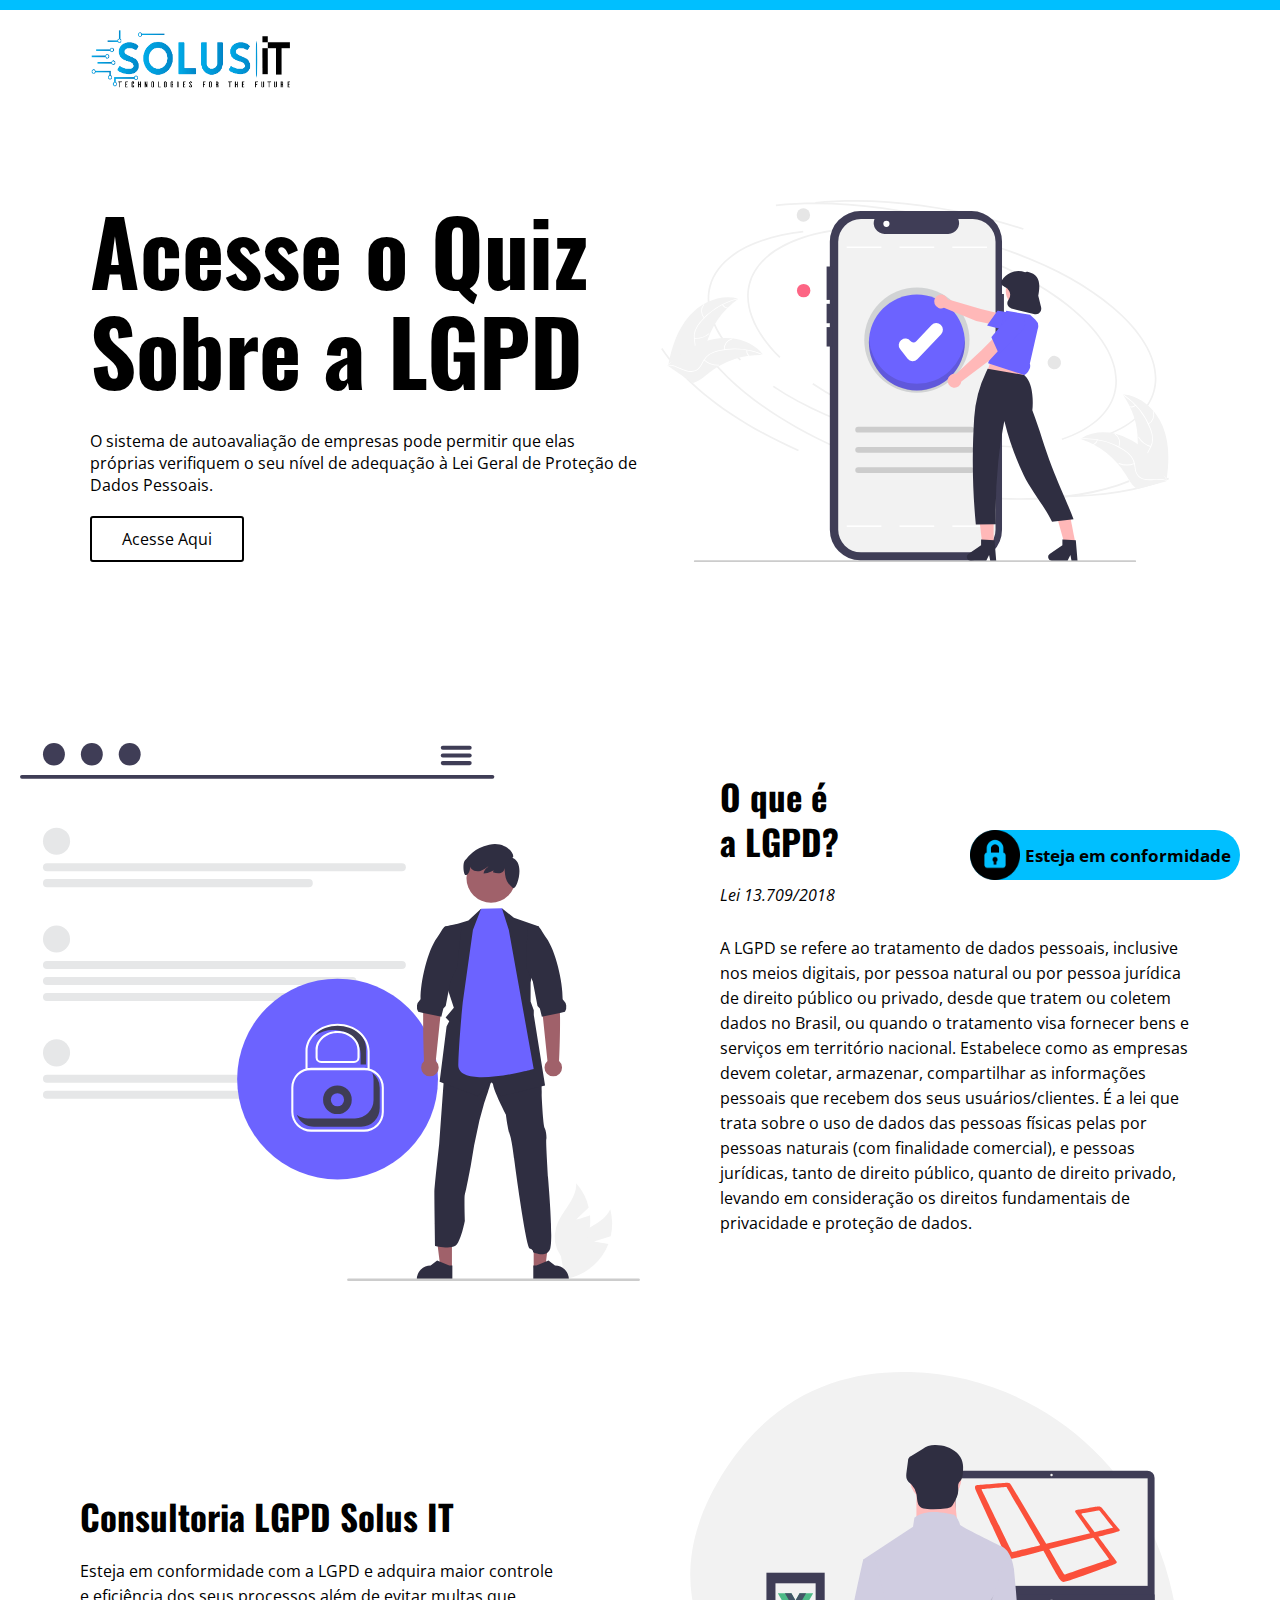
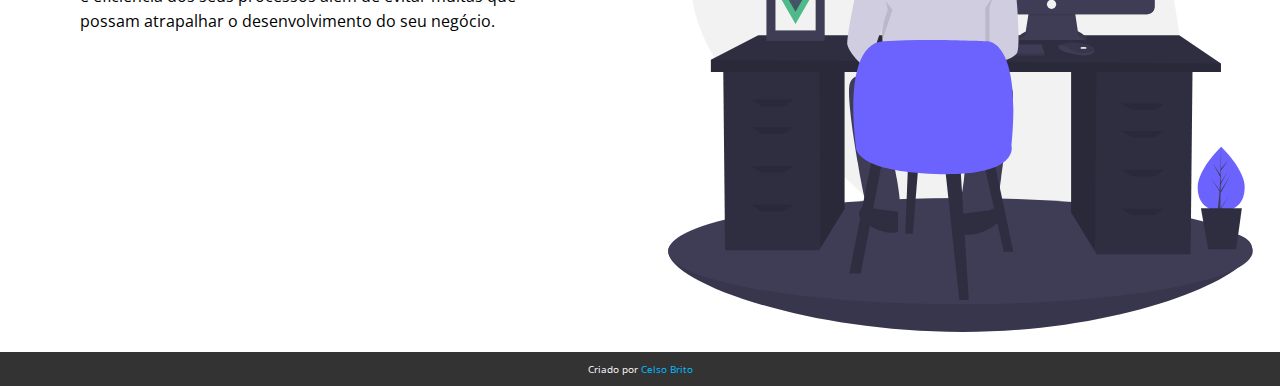
<file: index.html>
<html lang="pt-br">
<head>
    <meta charset="UTF-8">
    <meta http-equiv="X-UA-Compatible" content="IE=edge">
    <meta name="viewport" content="width=device-width, initial-scale=1.0">
    <link rel="stylesheet" href="assets/css/index.css">
    <link rel="icon" type="image/x-icon" href="">
    <title>LGPD Quiz - Inicial</title>
</head>
<body>
    <header>
        <div class="line"></div>
        <div class="container header_area">
            <div class="header_logo">
                <a href="/" target="_blank">
                    <img src="assets/images/Logo_Solus_2.png" alt="">
                </a>
            </div>
        </div>
    </header>

    <section class="banner">
        <div class="container">
            <h1>
                Acesse o Quiz<br/>
                Sobre a LGPD
            </h1>
            <span>
                O sistema de autoavaliação de empresas pode permitir que elas próprias verifiquem o seu nível de adequação à Lei Geral de Proteção de Dados Pessoais.
            </span>
            <br>
            <a href="pages/login.html" class="button">Acesse Aqui</a>
        </div>
        <div class="banner_img"></div>
    </section>

    
    <section class="area1">
        <div class="area1_img1"></div>
        <div class="area1_content">
            <div class="bar"></div>
            <h2>
                O que é <br> a LGPD?
            </h2>
            <div class="area1_quote">
                <em>Lei 13.709/2018</em>
            </div>
            <div class="area1_text">
                A LGPD se refere ao tratamento de dados pessoais, inclusive nos meios digitais, por pessoa natural ou por pessoa jurídica de direito público ou privado, desde que tratem ou coletem dados no Brasil, ou quando o tratamento visa fornecer bens e serviços em território nacional. Estabelece como as empresas devem coletar, armazenar, compartilhar as informações pessoais que recebem dos seus usuários/clientes. É a lei que trata sobre o uso de dados das pessoas físicas pelas por pessoas naturais (com finalidade comercial), e pessoas jurídicas, tanto de direito público, quanto de direito privado, levando em consideração os direitos fundamentais de privacidade e proteção de dados.            
            </div>
        </div>
    </section>

    <section class="area2">
        <div class="area2_content">
            <div class="bar"></div>
            <h2>
                Consultoria LGPD Solus IT
            </h2>
            <div class="area2_text">
                Esteja em conformidade com a LGPD e adquira maior controle e eficiência dos seus processos além de evitar multas que possam atrapalhar o desenvolvimento do seu negócio.
            </div>
        </div>
        <div class="area2_img1"></div>
    </section>

    <footer>
        Criado por <a href="https://github.com/celso14" target="_blank">Celso Brito</a>
    </footer>

    <div id="div_fixed" class="float" data-shrink="contact">
        <a href="https://wa.me/5591998290015?text=Olá!%20Eu%20tenho%20interesse%20na%20consultoria%20LGPD%20Solus%20IT" alt="Contato Solus">
            <div class="flex-items">
                <img src="assets/images/safe.png" alt="Entre em contato para estar em conformidade">
                <span>Esteja em conformidade</span>
            </div>
        </a>
    </div>
</body>
</html>
</file>
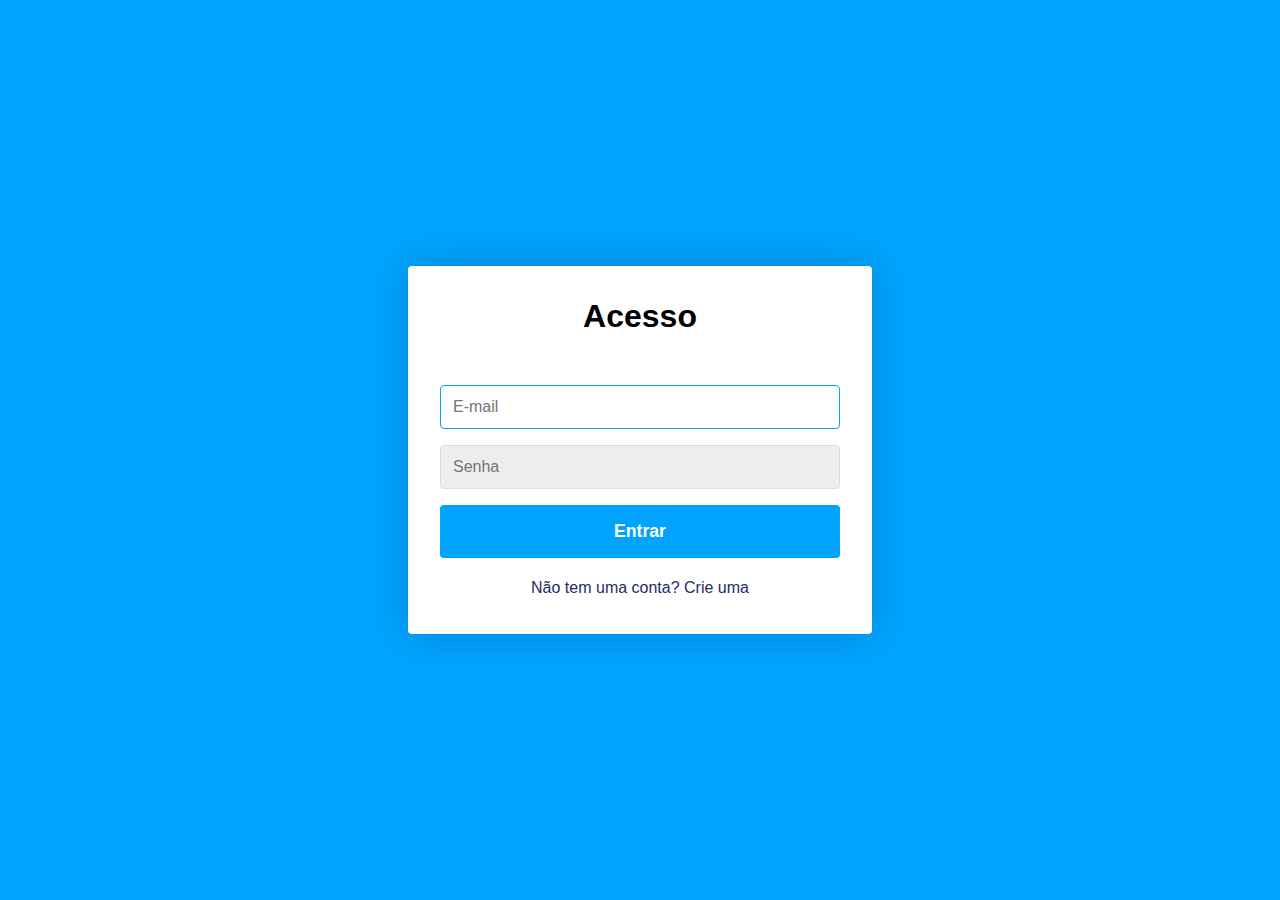
<file: pages/login.html>
<!DOCTYPE html>
<html lang="pt-br">
<head>
    
    <meta name="viewport" content="width=device-width, initial-scale=1.0">
    <meta charset="utf-8">
    <title>LGPD Quiz - Login</title>
    <link rel="stylesheet" href="../assets/css/style-login-register.css">
    <link rel="icon" type="image/x-icon" href="../assets/images/solus_favicon.png">
</head>
<body>
    <div class="container">
        <form class="form" id="login" action="{% url 'login' %}" method="POST">
            <h1 class="form__title">Acesso</h1> <br>
            <div class="form__input-group">
                <input type="text" class="form__input" id="email" name="email" autofocus placeholder="E-mail">
            </div>
            <div class="form__input-group">
                <input type="password" class="form__input" id="password" name="senha" autofocus placeholder="Senha">
            </div>
            <button class="form__button" type="button" onclick="login()">Entrar</button>
            <p class="form__text">
                <a class="form__link" href="register.html" id="linkCreateAccount">Não tem uma conta? Crie uma</a>
            </p>
        </form>
        <div id="fail-msg"></div>
    </div>

    <script src="../assets/js/script.js"></script>
</body>
</html>
</file>
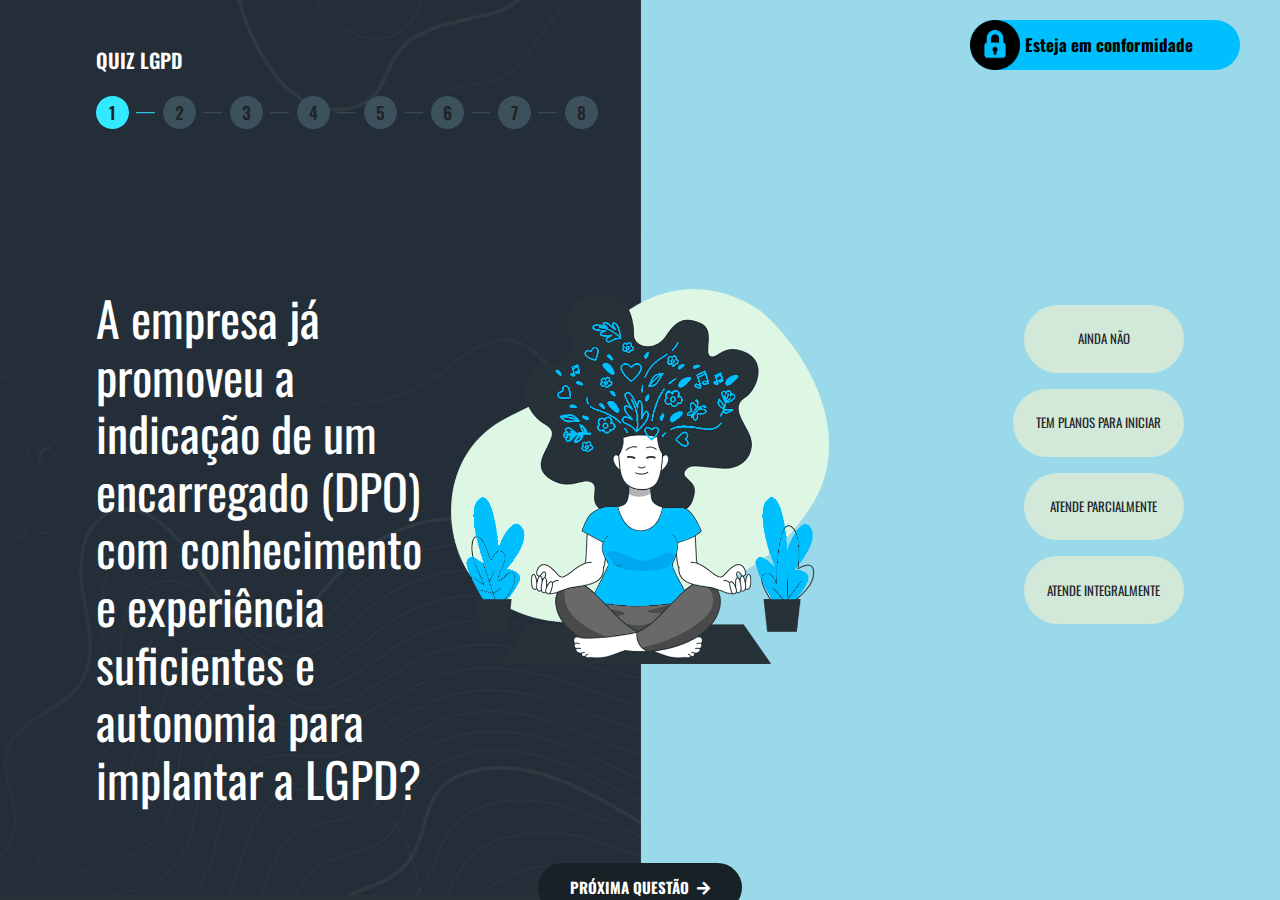
<file: pages/quiz.html>
<!DOCTYPE html>
<html lang="pt-br">
<head>
   <meta charset="UTF-8">
   <meta name="viewport" content="width=device-width, initial-scale=1.0">
   <title>LGPD Quiz - Solus IT</title>
   <!-- FontAwesome-cdn include -->
   <link rel="stylesheet" href="https://cdnjs.cloudflare.com/ajax/libs/font-awesome/5.15.3/css/all.min.css">
   <!-- Google fonts -->
   <link rel="preconnect" href="https://fonts.googleapis.com">
   <link rel="preconnect" href="https://fonts.gstatic.com" crossorigin>
   <link href="https://fonts.googleapis.com/css2?family=Oswald:wght@400;600&display=swap" rel="stylesheet">
   <!-- Bootstrap-css include -->
   <link rel="stylesheet" href="../assets/css/bootstrap.min.css">
   <!-- Animate-css include -->
   <link rel="stylesheet" href="../assets/css/animate.min.css">
   <!-- Main-StyleSheet include -->
   <link rel="stylesheet" href="../assets/css/style_quiz.css">
   <link rel="icon" type="image/x-icon" href="../assets/images/solus_favicon.png">
</head>
<body>

   <div class="wrapper position-relative">
      <div class="container-fluid px-5">
         <div class="step_bar_content ps-5 pt-5">
            <h5 class="text-white text-uppercase d-inline-block">Quiz LGPD</h5>
         </div>
         <div class="progress_bar steps_bar mt-3 ps-5 d-inline-block">
            <div class="step rounded-pill d-inline-block text-center position-relative active current">1</div>
            <div class="step rounded-pill d-inline-block text-center position-relative">2</div>
            <div class="step rounded-pill d-inline-block text-center position-relative">3</div>
            <div class="step rounded-pill d-inline-block text-center position-relative">4</div>
            <div class="step rounded-pill d-inline-block text-center position-relative">5</div>
            <div class="step rounded-pill d-inline-block text-center position-relative">6</div>
            <div class="step rounded-pill d-inline-block text-center position-relative">7</div>
            <div class="step rounded-pill d-inline-block text-center position-relative">8</div>
         </div>
         <form class="multisteps_form position-relative" id="wizard" method="POST">
               <!------------------------ Step-1 ---------------------------->
               <div class="multisteps_form_panel active" data-animation="slideVert">
                  <div class="form_content">
                     <div class="row">
                        <div class="col-lg-4">
                           <div class="form_title ps-5">
                              <h1 class="text-white">
                                 A empresa já promoveu a indicação de um encarregado
                                 (DPO) com conhecimento e
                                 experiência suficientes e autonomia para implantar a LGPD?
                              </h1>
                           </div>
                        </div>
                        <div class="col-lg-4 text-center">
                           <div class="form_img">
                              <img src="../assets/images/bg_1.png" alt="image_not_found">
                           </div>
                        </div>
                        <div class="col-lg-4 text-end">
                           <div class="form_items radio-list">
                              <ul class="text-uppercase list-unstyled">
                                 <li>
                                    <label for="opt_1" class="step_1 rounded-pill animate__animated animate__fadeInRight animate_25ms">
                                       <input type="radio" id="opt_1" name="stp_1_valor_selecao" value="0" required>
                                       <span class="label-content d-inline-block text-center rounded-pill">Ainda não</span>
                                    </label>
                                 </li>
                                 <li>
                                    <label for="opt_2" class="step_1 rounded-pill  animate__animated animate__fadeInRight animate_50ms">
                                       <input type="radio" id="opt_2" name="stp_1_valor_selecao" value="1">
                                       <span class="label-content d-inline-block text-center rounded-pill">Tem planos para iniciar</span>
                                    </label>
                                 </li>
                                 <li>
                                    <label for="opt_3" class="step_1 rounded-pill animate__animated animate__fadeInRight animate_100ms">
                                       <input type="radio" id="opt_3" name="stp_1_valor_selecao" value="2">
                                       <span class="label-content d-inline-block text-center rounded-pill">Atende parcialmente</span>
                                    </label>
                                 </li>
                                 <li>
                                    <label for="opt_4" class="step_1 animate__animated animate__fadeInRight animate_150ms">
                                       <input type="radio" id="opt_4" name="stp_1_valor_selecao" value="3">
                                       <span class="label-content d-inline-block text-center rounded-pill">Atende integralmente</span>
                                    </label>
                                 </li>
                              </ul>
                           </div>
                        </div>
                     </div>
                  </div>
                  <!---------- Form Button ---------->
                  <div class="form_btn py-5 d-flex justify-content-center align-items-center">
                     <button type="button" class="js-btn-next f_btn rounded-pill active text-uppercase" id="nextBtn"> Próxima Questão <span><i class="fas fa-arrow-right ps-1"></i></span></button>
                  </div>
               </div>
               <!------------------------ Step-2 ---------------------------->
               <div class="multisteps_form_panel" data-animation="slideVert">
                  <div class="form_content">
                     <div class="row">
                        <div class="col-lg-4">
                           <div class="form_title ps-5">
                              <h1 class="text-white">
                                 A empresa já elaborou
                                 Relatório de Impacto à Privacidade de Dados Pessoais-RIPD?
                              </h1>
                           </div>
                        </div>
                        <div class="col-lg-4 text-center">
                           <div class="form_img">
                              <img src="../assets/images/bg_2.png" alt="image_not_found">
                           </div>
                        </div>
                        <div class="col-lg-4 text-end">
                           <div class="form_items radio-list">
                              <ul class="text-uppercase list-unstyled">
                                 <li>
                                    <label for="opt_5" class="step_2 rounded-pill animate__animated animate__fadeInRight animate_25ms">
                                       <input type="radio" id="opt_5" class="required" name="stp_2_valor_selecao" value="0" required>
                                       <span class="label-content d-inline-block text-center rounded-pill">Ainda não</span>
                                    </label>
                                 </li>
                                 <li>
                                    <label for="opt_6" class="step_2 rounded-pill animate__animated animate__fadeInRight animate_50ms">
                                       <input type="radio" id="opt_6" name="stp_2_valor_selecao" value="1">
                                       <span class="label-content d-inline-block text-center rounded-pill">Tem planos para iniciar</span>
                                    </label>
                                 </li>
                                 <li>
                                    <label for="opt_7" class="step_2 rounded-pill animate__animated animate__fadeInRight animate_100ms">
                                       <input type="radio" id="opt_7" name="stp_2_valor_selecao" value="2">
                                       <span class="label-content d-inline-block text-center rounded-pill">Atende parcialmente</span>
                                    </label>
                                 </li>
                                 <li>
                                    <label for="opt_8" class="step_2 rounded-pill animate__animated animate__fadeInRight animate_150ms">
                                       <input type="radio" id="opt_8" name="stp_2_valor_selecao" value="3">
                                       <span class="label-content d-inline-block text-center rounded-pill">Atende integralmente</span>
                                    </label>
                                 </li>
                              </ul>
                           </div>
                        </div>
                     </div>
                  </div>
                  <!---------- Form Button ---------->
                  <div class="form_btn py-5 d-flex justify-content-center align-items-center">
                     <button type="button" class="js-btn-prev f_btn rounded-pill disable text-uppercase" id="prevBtn"><span><i class="fas fa-arrow-left pe-1"></i></span> Voltar </button>
                     <button type="button" class="js-btn-next f_btn rounded-pill active text-uppercase" id="nextBtn"> Próxima Questão <span><i class="fas fa-arrow-right ps-1"></i></span></button>
                  </div>
               </div>
               <!------------------------ Step-3 ---------------------------->
               <div class="multisteps_form_panel" data-animation="slideVert">
                  <div class="form_content">
                     <div class="row">
                        <div class="col-lg-4">
                           <div class="form_title ps-5">
                              <h1 class="text-white">
                                 A empresa realizou um mapeamento
                                 dos dados pessoais tratados versus
                                 a hipótese legal/finalidade para a qual
                                 esses dados são necessários?
                              </h1>
                           </div>
                        </div>
                        <div class="col-lg-4 text-center">
                           <div class="form_img">
                              <img src="../assets/images/bg_3.png" alt="image_not_found">
                           </div>
                        </div>
                        <div class="col-lg-4 text-end">
                           <div class="form_items radio-list">
                              <ul class="text-uppercase list-unstyled">
                                 <li>
                                    <label for="opt_9" class="step_3 rounded-pill animate__animated animate__fadeInRight animate_25ms">
                                       <input type="radio" id="opt_9" class="required" name="stp_3_valor_selecao" value="0" required>
                                       <span class="label-content d-inline-block text-center rounded-pill">Ainda não</span>
                                    </label>
                                 </li>
                                 <li>
                                    <label for="opt_10" class="step_3 rounded-pill animate__animated animate__fadeInRight animate_50ms">
                                       <input type="radio" id="opt_10" name="stp_3_valor_selecao" value="1">
                                       <span class="label-content d-inline-block text-center rounded-pill">Tem planos para iniciar</span>
                                    </label>
                                 </li>
                                 <li>
                                    <label for="opt_11" class="step_3 rounded-pill animate__animated animate__fadeInRight animate_100ms">
                                       <input type="radio" id="opt_11" name="stp_3_valor_selecao" value="2">
                                       <span class="label-content d-inline-block text-center rounded-pill">Atende parcialmente</span>
                                    </label>
                                 </li>
                                 <li>
                                    <label for="opt_12" class="step_3 rounded-pill animate__animated animate__fadeInRight animate_150ms">
                                       <input type="radio" id="opt_12" name="stp_3_valor_selecao" value="3">
                                       <span class="label-content d-inline-block text-center rounded-pill">Atende integralmente</span>
                                    </label>
                                 </li>
                              </ul>
                           </div>
                        </div>
                     </div>
                  </div>
                  <!---------- Form Button ---------->
                  <div class="form_btn py-5 d-flex justify-content-center align-items-center">
                     <button type="button" class="js-btn-prev f_btn rounded-pill disable text-uppercase" id="prevBtn"><span><i class="fas fa-arrow-left pe-1"></i></span> Voltar </button>
                     <button type="button" class="js-btn-next f_btn rounded-pill active text-uppercase" id="nextBtn"> Próxima Questão <span><i class="fas fa-arrow-right ps-1"></i></span></button>
                  </div>
               </div>
               <!------------------------ Step-4 ---------------------------->
               <div class="multisteps_form_panel" data-animation="slideVert">
                  <div class="form_content">
                     <div class="row">
                        <div class="col-lg-4">
                           <div class="form_title ps-5">
                              <h1 class="text-white">
                                 A empresa elaborou uma Política de
                                 Privacidade para cada serviço prestado. 
                                 Afim de informar os direitos dos titulares de dados?
                              </h1>
                           </div>
                        </div>
                        <div class="col-lg-4 text-center">
                           <div class="form_img">
                              <img src="../assets/images/bg_4.png" alt="image_not_found">
                           </div>
                        </div>
                        <div class="col-lg-4 text-end">
                           <div class="form_items radio-list">
                              <ul class="text-uppercase list-unstyled">
                                 <li>
                                    <label for="opt_13" class="step_4 rounded-pill animate__animated animate__fadeInRight animate_25ms">
                                       <input type="radio" id="opt_13" class="required" name="stp_4_valor_selecao" value="0" required>
                                       <span class="label-content d-inline-block text-center rounded-pill">Ainda não</span>
                                    </label>
                                 </li>
                                 <li>
                                    <label for="opt_14" class="step_4 rounded-pill animate__animated animate__fadeInRight animate_50ms">
                                       <input type="radio" id="opt_14" name="stp_4_valor_selecao" value="1">
                                       <span class="label-content d-inline-block text-center rounded-pill">Tem planos para iniciar.</span>
                                    </label>
                                 </li>
                                 <li>
                                    <label for="opt_15" class="step_4 rounded-pill animate__animated animate__fadeInRight animate_100ms">
                                       <input type="radio" id="opt_15" name="stp_4_valor_selecao" value="2">
                                       <span class="label-content d-inline-block text-center rounded-pill">Atende parcialmente</span>
                                    </label>
                                 </li>
                                 <li>
                                    <label for="opt_16" class="step_4 rounded-pill animate__animated animate__fadeInRight animate_150ms">
                                       <input type="radio" id="opt_16" name="stp_4_valor_selecao" value="3">
                                       <span class="label-content d-inline-block text-center rounded-pill">Atende integralmente</span>
                                    </label>
                                 </li>
                              </ul>
                           </div>
                        </div>
                     </div>
                  </div>
                  <!---------- Form Button ---------->
                  <div class="form_btn py-5 d-flex justify-content-center align-items-center">
                     <button type="button" class="js-btn-prev f_btn rounded-pill disable text-uppercase" id="prevBtn"><span><i class="fas fa-arrow-left pe-1"></i></span> Voltar </button>
                     <button type="button" class="js-btn-next f_btn rounded-pill active text-uppercase" id="nextBtn"> Próxima Questão <span><i class="fas fa-arrow-right ps-1"></i></span></button>
                  </div>
               </div>
               <!------------------------ Step-5 ---------------------------->
               <div class="multisteps_form_panel" data-animation="slideVert">
               <div class="form_content">
                  <div class="row">
                     <div class="col-lg-4">
                        <div class="form_title ps-5">
                           <h1 class="text-white">
                              A empresa já realizou um inventário dos serviços que tratam dados pessoais?
                           </h1>
                        </div>
                     </div>
                     <div class="col-lg-4 text-center">
                        <div class="form_img">
                           <img src="../assets/images/bg_5.png" alt="image_not_found">
                        </div>
                     </div>
                     <div class="col-lg-4 text-end">
                        <div class="form_items radio-list">
                           <ul class="text-uppercase list-unstyled">
                              <li>
                                 <label for="opt_17" class="step_5 rounded-pill animate__animated animate__fadeInRight animate_25ms">
                                    <input type="radio" id="opt_17" class="required" name="stp_5_valor_selecao" value="0" required>
                                    <span class="label-content d-inline-block text-center rounded-pill">Ainda não</span>
                                 </label>
                              </li>
                              <li>
                                 <label for="opt_18" class="step_5 rounded-pill animate__animated animate__fadeInRight animate_50ms">
                                    <input type="radio" id="opt_18" name="stp_5_valor_selecao" value="1">
                                    <span class="label-content d-inline-block text-center rounded-pill">Tem planos para iniciar.</span>
                                 </label>
                              </li>
                              <li>
                                 <label for="opt_19" class="step_5 rounded-pill animate__animated animate__fadeInRight animate_100ms">
                                    <input type="radio" id="opt_19" name="stp_5_valor_selecao" value="2">
                                    <span class="label-content d-inline-block text-center rounded-pill">Atende parcialmente</span>
                                 </label>
                              </li>
                              <li>
                                 <label for="opt_20" class="step_5 rounded-pill animate__animated animate__fadeInRight animate_150ms">
                                    <input type="radio" id="opt_20" name="stp_5_valor_selecao" value="3">
                                    <span class="label-content d-inline-block text-center rounded-pill">Atende integralmente</span>
                                 </label>
                              </li>
                           </ul>
                        </div>
                     </div>
                  </div>
               </div>
               <!---------- Form Button ---------->
               <div class="form_btn py-5 d-flex justify-content-center align-items-center">
                  <button type="button" class="js-btn-prev f_btn rounded-pill disable text-uppercase" id="prevBtn"><span><i class="fas fa-arrow-left pe-1"></i></span> Voltar </button>
                  <button type="button" class="js-btn-next f_btn rounded-pill active text-uppercase" id="nextBtn"> Próxima Questão <span><i class="fas fa-arrow-right ps-1"></i></span></button>
               </div>
            </div>
            <!------------------------ Step-6 ---------------------------->
            <div class="multisteps_form_panel" data-animation="slideVert">
               <div class="form_content">
                  <div class="row">
                     <div class="col-lg-4">
                        <div class="form_title ps-5">
                           <h1 class="text-white">
                              A empresa já promoveu uma revisão ampla
                              dos contratos em vigência para
                              adequá-los à LGPD?
                           </h1>
                        </div>
                     </div>
                     <div class="col-lg-4 text-center">
                        <div class="form_img">
                           <img src="../assets/images/bg_6.png" alt="image_not_found">
                        </div>
                     </div>
                     <div class="col-lg-4 text-end">
                        <div class="form_items radio-list">
                           <ul class="text-uppercase list-unstyled">
                              <li>
                                 <label for="opt_21" class="step_6 rounded-pill animate__animated animate__fadeInRight animate_25ms">
                                    <input type="radio" id="opt_21" class="required" name="stp_6_valor_selecao" value="0" required>
                                    <span class="label-content d-inline-block text-center rounded-pill">Ainda não</span>
                                 </label>
                              </li>
                              <li>
                                 <label for="opt_22" class="step_6 rounded-pill animate__animated animate__fadeInRight animate_50ms">
                                    <input type="radio" id="opt_22" name="stp_6_valor_selecao" value="1">
                                    <span class="label-content d-inline-block text-center rounded-pill">Tem planos para iniciar.</span>
                                 </label>
                              </li>
                              <li>
                                 <label for="opt_23" class="step_6 rounded-pill animate__animated animate__fadeInRight animate_100ms">
                                    <input type="radio" id="opt_23" name="stp_6_valor_selecao" value="2">
                                    <span class="label-content d-inline-block text-center rounded-pill">Atende parcialmente</span>
                                 </label>
                              </li>
                              <li>
                                 <label for="opt_24" class="step_6 rounded-pill animate__animated animate__fadeInRight animate_150ms">
                                    <input type="radio" id="opt_24" name="stp_6_valor_selecao" value="3">
                                    <span class="label-content d-inline-block text-center rounded-pill">Atende integralmente</span>
                                 </label>
                              </li>
                           </ul>
                        </div>
                     </div>
                  </div>
               </div>
               <!---------- Form Button ---------->
               <div class="form_btn py-5 d-flex justify-content-center align-items-center">
                  <button type="button" class="js-btn-prev f_btn rounded-pill disable text-uppercase" id="prevBtn"><span><i class="fas fa-arrow-left pe-1"></i></span> Voltar </button>
                  <button type="button" class="js-btn-next f_btn rounded-pill active text-uppercase" id="nextBtn"> Próxima Questão <span><i class="fas fa-arrow-right ps-1"></i></span></button>
               </div>
            </div>
            <!------------------------ Step-7 ---------------------------->
            <div class="multisteps_form_panel" data-animation="slideVert">
               <div class="form_content">
                  <div class="row">
                     <div class="col-lg-4">
                        <div class="form_title ps-5">
                           <h1 class="text-white">
                              A empresa efetivamente implantou os controles de segurança para os riscos
                              tecnológicos e administrativos
                              identificados no Relatório de Impacto à Proteção dos
                              Dados Pessoais-RIPD?
                           </h1>
                        </div>
                     </div>
                     <div class="col-lg-4 text-center">
                        <div class="form_img">
                           <img src="../assets/images/bg_7.png" alt="image_not_found">
                        </div>
                     </div>
                     <div class="col-lg-4 text-end">
                        <div class="form_items radio-list">
                           <ul class="text-uppercase list-unstyled">
                              <li>
                                 <label for="opt_25" class="step_7 rounded-pill animate__animated animate__fadeInRight animate_25ms">
                                    <input type="radio" id="opt_25" class="required" name="stp_7_valor_selecao" value="0" required>
                                    <span class="label-content d-inline-block text-center rounded-pill">Ainda não</span>
                                 </label>
                              </li>
                              <li>
                                 <label for="opt_26" class="step_7 rounded-pill animate__animated animate__fadeInRight animate_50ms">
                                    <input type="radio" id="opt_26" name="stp_7_valor_selecao" value="1">
                                    <span class="label-content d-inline-block text-center rounded-pill">Tem planos para iniciar.</span>
                                 </label>
                              </li>
                              <li>
                                 <label for="opt_27" class="step_7 rounded-pill animate__animated animate__fadeInRight animate_100ms">
                                    <input type="radio" id="opt_27" name="stp_7_valor_selecao" value="2">
                                    <span class="label-content d-inline-block text-center rounded-pill">Atende parcialmente</span>
                                 </label>
                              </li>
                              <li>
                                 <label for="opt_28" class="step_7 rounded-pill animate__animated animate__fadeInRight animate_150ms">
                                    <input type="radio" id="opt_28" name="stp_7_valor_selecao" value="3">
                                    <span class="label-content d-inline-block text-center rounded-pill">Atende integralmente</span>
                                 </label>
                              </li>
                           </ul>
                        </div>
                     </div>
                  </div>
               </div>
               <!---------- Form Button ---------->
               <div class="form_btn py-5 d-flex justify-content-center align-items-center">
                  <button type="button" class="js-btn-prev f_btn rounded-pill disable text-uppercase" id="prevBtn"><span><i class="fas fa-arrow-left pe-1"></i></span> Voltar </button>
                  <button type="button" class="js-btn-next f_btn rounded-pill active text-uppercase" id="nextBtn"> Próxima Questão <span><i class="fas fa-arrow-right ps-1"></i></span></button>
               </div>
            </div>
            <!------------------------ Step-8 ---------------------------->
            <div class="multisteps_form_panel" data-animation="slideVert">
               <div class="form_content">
                  <div class="row">
                     <div class="col-lg-4">
                        <div class="form_title ps-5">
                           <h1 class="text-white">
                              A empresa realiza uma gestão de incidentes para tratar
                              possíveis violações dos
                              dados de forma efetiva?
                           </h1>
                        </div>
                     </div>
                     <div class="col-lg-4 text-center">
                        <div class="form_img">
                           <img src="../assets/images/bg_9.png" alt="image_not_found">
                        </div>
                     </div>
                     <div class="col-lg-4 text-end">
                        <div class="form_items radio-list">
                           <ul class="text-uppercase list-unstyled">
                              <li>
                                 <label for="opt_29" class="step_8 rounded-pill animate__animated animate__fadeInRight animate_25ms">
                                    <input type="radio" id="opt_29" name="stp_8_valor_selecao" value="0">
                                    <span class="label-content d-inline-block text-center rounded-pill">Ainda não</span>
                                 </label>
                              </li>
                              <li>
                                 <label for="opt_30" class="step_8 rounded-pill animate__animated animate__fadeInRight animate_50ms">
                                    <input type="radio" id="opt_30" name="stp_8_valor_selecao" value="1">
                                    <span class="label-content d-inline-block text-center rounded-pill">Tem planos para iniciar.</span>
                                 </label>
                              </li>
                              <li>
                                 <label for="opt_31" class="step_8 rounded-pill animate__animated animate__fadeInRight animate_100ms">
                                    <input type="radio" id="opt_31" name="stp_8_valor_selecao" value="2">
                                    <span class="label-content d-inline-block text-center rounded-pill">Atende parcialmente</span>
                                 </label>
                              </li>
                              <li>
                                 <label for="opt_32" class="step_8 rounded-pill animate__animated animate__fadeInRight animate_150ms">
                                    <input type="radio" id="opt_32" name="stp_8_valor_selecao" value="3">
                                    <span class="label-content d-inline-block text-center rounded-pill">Atende integralmente</span>
                                 </label>
                              </li>
                           </ul>
                        </div>
                     </div>
                  </div>
               </div>
               <!---------- Form Button ---------->
               <div class="form_btn py-5 d-flex justify-content-center align-items-center">
                  <button type="button" class="js-btn-prev f_btn rounded-pill disable text-uppercase" id="prevBtn"><span><i class="fas fa-arrow-left pe-1"></i></span> Voltar </button>
                  <button type="button" class="f_btn rounded-pill active text-uppercase" id="nextBtn" onclick="resultQuiz()"> Enviar</button>
               </div>
            </div>
         </form>
      </div>
   </div>

   <div id="div_fixed" class="float" data-shrink="contact">
      <a href="https://wa.me/5591998290015?text=Olá!%20Eu%20tenho%20interesse%20na%20consultoria%20LGPD%20Solus%20IT" target="_blank">
          <div class="flex-items">
              <img src="../assets/images/safe.png" alt="Entre em contato para estar em conformidade">
              <span>Esteja em conformidade</span>
          </div>
      </a>
  </div>
   <!-- jQuery-js include -->
   <script src="../assets/js/jquery-3.6.0.min.js"></script>
   <!-- Bootstrap-js include -->
   <script src="../assets/js/bootstrap.min.js"></script>
   <!-- jQuery-validate-js include -->
   <script src="../assets/js/jquery.validate.min.js"></script>
      <!-- Custom-js include -->
   <script src="../assets/js/script_jquery.js"></script>
   <script src="../assets/js/script.js"></script>
</body>
</html>
</file>
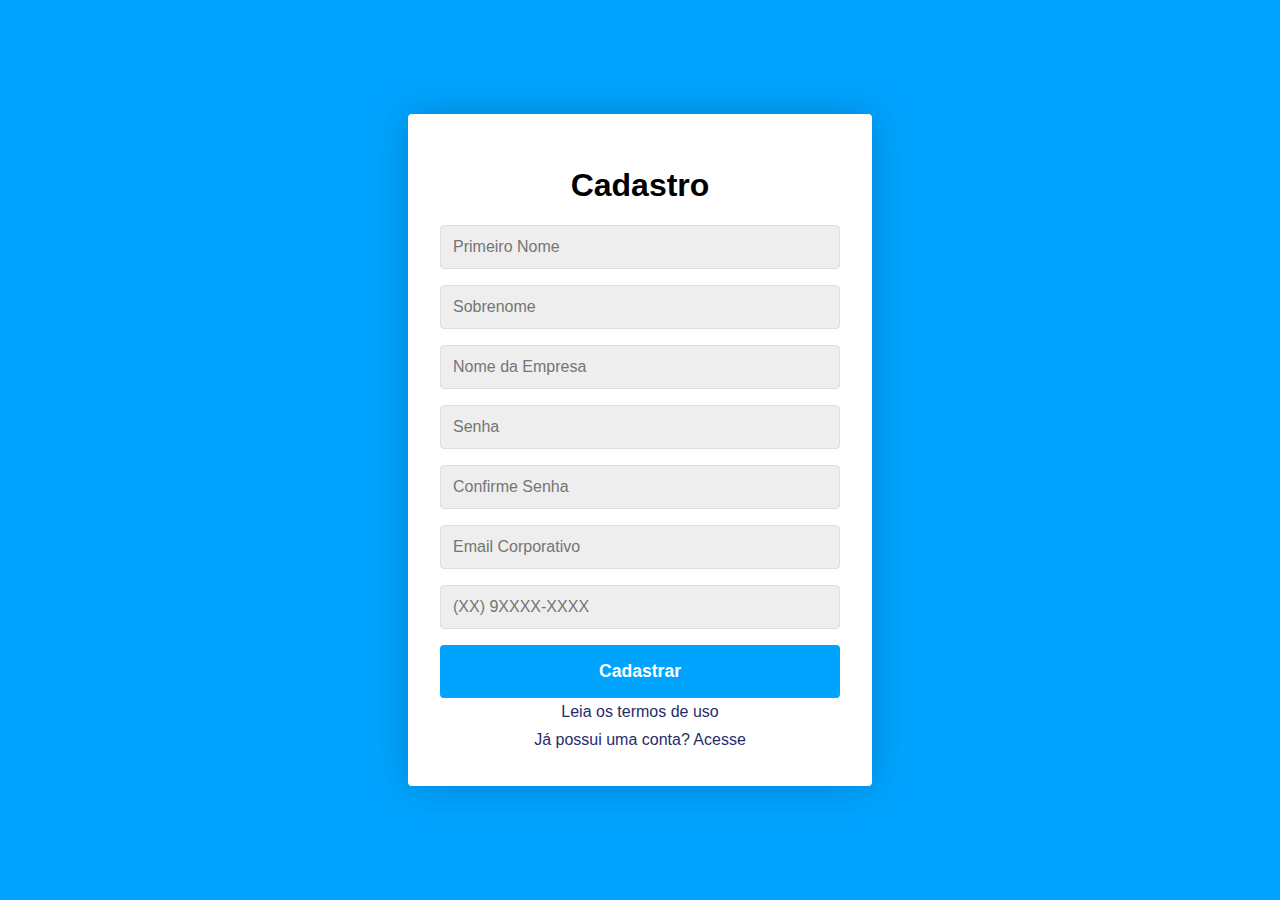
<file: pages/register.html>
<!DOCTYPE html>
<html lang="pt-br">
<head>
    <meta charset="UTF-8">
    <title>LGPD Quiz - Cadastro</title>
    <meta name="viewport" content="initial-scale=1.0">
    <meta http-equiv="X-UA-Compatible" content="IE=edge">
    <link rel="stylesheet" href="../assets/css/style-login-register.css">
    <link rel="icon" type="image/x-icon" href="../assets/images/solus_favicon.png">
</head>
<body>
    <div class="container">
  <!-- Register Form -->
        <h1>Cadastro</h1>

        <form class="form" id="createAccount"  method="POST">
            <div class="form__input-group">
                <input type="text" name="firstName" id="register-firstName" class="form__input" placeholder="Primeiro Nome" required>
            </div>
            <div class="form__input-group">
                <input type="text" name="lastName" id="register-lastName" class="form__input" placeholder="Sobrenome" required>
            </div>
            <div class="form__input-group">
                <input type="text" name="companyName" id="register-companyName" class="form__input" placeholder="Nome da Empresa" required>  
            </div>
            <div class="form__input-group">
                <input type="password" name="password" id="register-password" class="form__input" placeholder="Senha" required> 
            </div>
            <div class="form__input-group">
                <input type="password" name="password" id="register-confirm-password" class="form__input" placeholder="Confirme Senha" required>
            </div> 
            <div class="form__input-group"> 
                <input type="email" name="email" id="register-email" class="form__input" placeholder="Email Corporativo" required>
            </div>
            <div class="form__input-group">
                <input type="tel" nome="phone" id="register-phone" class="form__input" pattern="\([0-9]{2}\) [9]{1}[0-9]{4}-[0-9]{4}" placeholder="(XX) 9XXXX-XXXX" required>
            </div>
            <button class="form__button" type="button" onclick="register()">Cadastrar</button>
        </form>

        <div id="form_msg"></div>

        <div class="form__text">
            <a class="form__link" href="termo.html" target="_blank">Leia os termos de uso</a>
        </div>

        <div class="form__text">
            <a class="form__link" href="login.html" id="linkLogin">Já possui uma conta? Acesse</a>
        </div>
        
    </div>
    
    <script src="../assets/js/script.js"></script>
    <script src='https://www.google.com/recaptcha/api.js'></script>
</body>
</html>
</file>
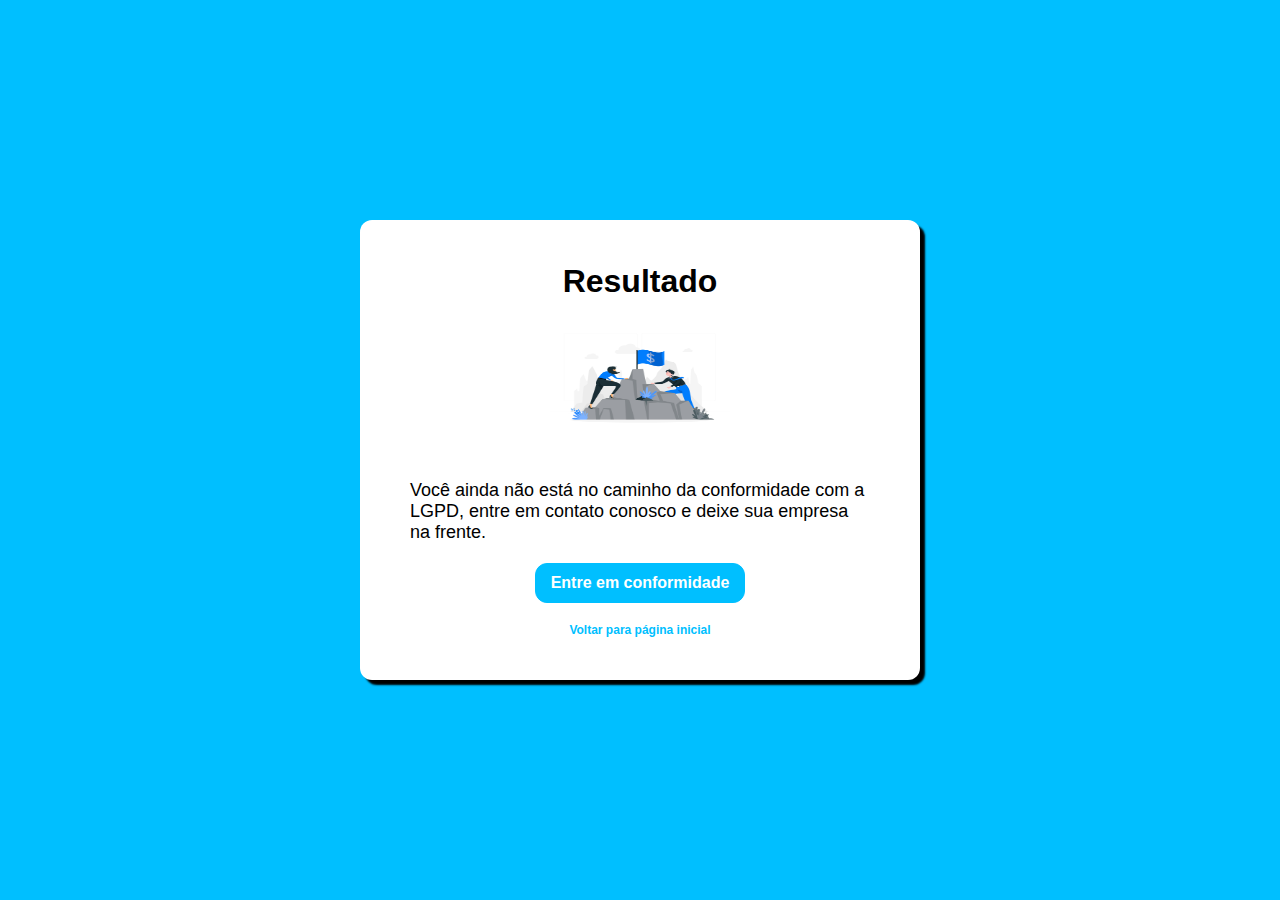
<file: pages/result.html>
<!DOCTYPE html>
<html lang="pt-br">
<head>
    <meta charset="UTF-8">
    <meta http-equiv="X-UA-Compatible" content="IE=edge">
    <meta name="viewport" content="width=device-width, initial-scale=1.0">
    <link rel="stylesheet" href="../assets/css/style_result.css">
    <link rel="icon" type="image/x-icon" href="../assets/images/solus_favicon.png">
    <title>LGPD Quiz - Resultado</title>
</head>
<body onload="loadResult()">
    <div class="div-result">
        <h2>Resultado</h2>
        <img id="img" src="../assets/images/climb.jpg" alt="">
        <div id="result" class="result-point"></div>
        <div class="result-text">Você ainda não está no caminho da conformidade com a LGPD, entre em contato conosco e deixe sua empresa na frente.</div>
        <a id="conformidade-link" href="https://wa.me/5591998290015?text=Olá!%20Eu%20tenho%20interesse%20na%20consultoria%20LGPD%20Solus%20IT">Entre em conformidade</a>
        <a id="home-link" href="../index.html">Voltar para página inicial</a>
    </div>
    
    <script type="text/javascript" src="../assets/js/script.js"></script>
</body>
</html>
</file>
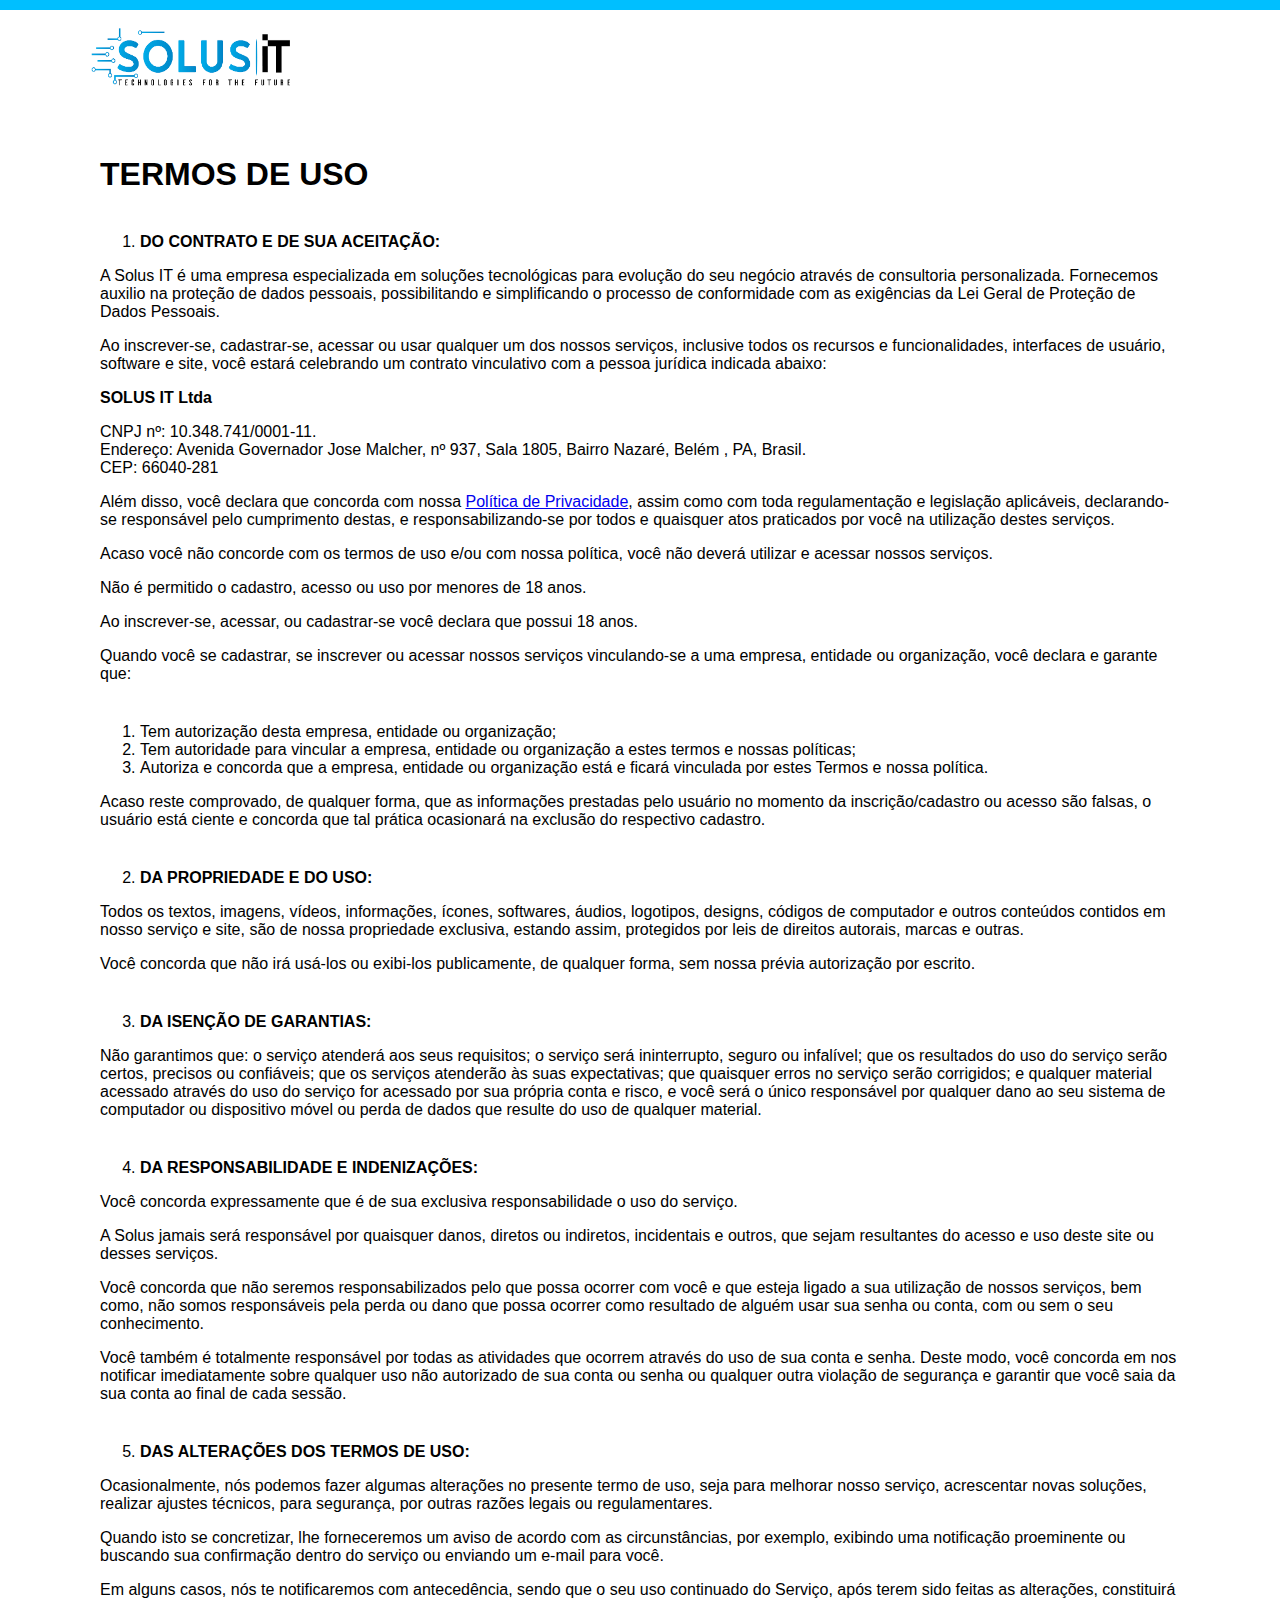
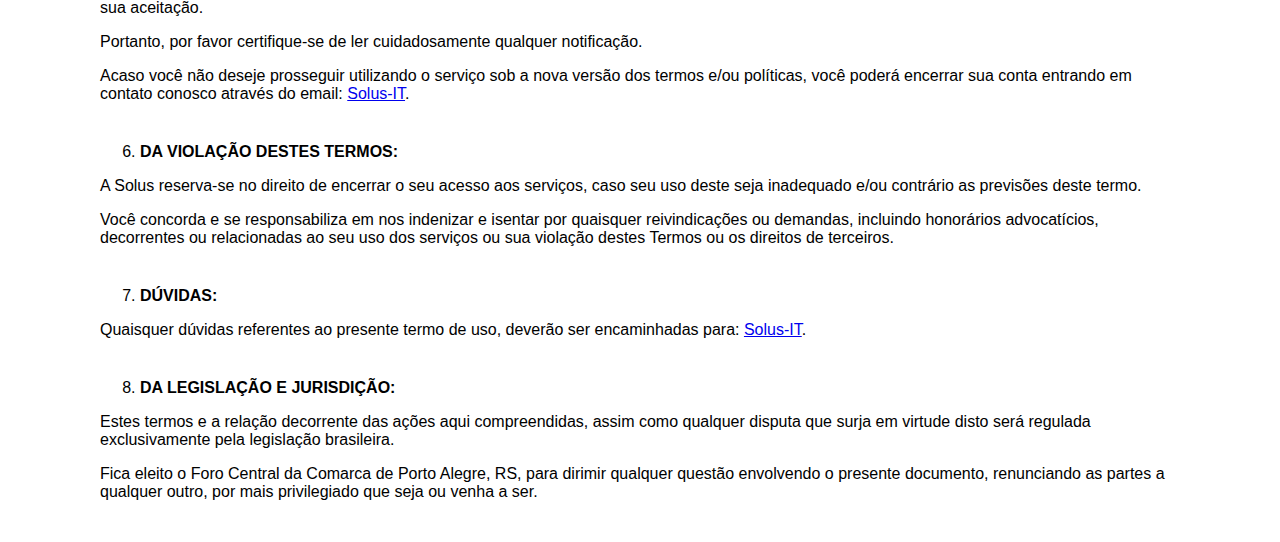
<file: pages/termo.html>
<!DOCTYPE html>
<html lang="pt-br">
  <head>
    <meta charset="UTF-8" />
    <meta http-equiv="X-UA-Compatible" content="IE=edge" />
    <meta name="viewport" content="width=device-width, initial-scale=1.0" />
    <link rel="stylesheet" href="../assets/css/termo.css" />
    <link rel="icon" type="image/x-icon" href="../assets/images/solus_favicon.png">
    <title>LGPD Quiz - Termos de uso</title>
  </head>
  <body>
    <header>
      <div class="line"></div>
      <div class="container header_area">
        <div class="header_logo">
          <a href="/" target="_blank">
            <img src="../assets/images/Logo_Solus_2.png" alt="" />
          </a>
        </div>
      </div>
    </header>
    <div class="entry-content">
      <h1>TERMOS DE USO</h1>
      <ol>
        <li><b> DO CONTRATO E DE SUA ACEITAÇÃO: </b></li>
      </ol>
      <p>
        <span style="font-weight: 400"
          >A Solus IT é uma empresa especializada em soluções tecnológicas para
          evolução do seu negócio através de consultoria personalizada.
          Fornecemos auxilio na proteção de dados pessoais, possibilitando e
          simplificando o processo de conformidade com as exigências da Lei
          Geral de Proteção de Dados Pessoais.
        </span>
      </p>
      <p>
        <span style="font-weight: 400"
          >Ao inscrever-se, cadastrar-se, acessar ou usar qualquer um dos nossos
          serviços, inclusive todos os recursos e funcionalidades, interfaces de
          usuário, software e site, você estará celebrando um contrato
          vinculativo com a pessoa jurídica indicada abaixo:
        </span>
      </p>
      <p><b>SOLUS IT Ltda</b></p>
      <p>
        <span style="font-weight: 400">CNPJ nº: 10.348.741/0001-11.<br /> </span
        ><span style="font-weight: 400"
          >Endereço: Avenida Governador Jose Malcher, nº 937, Sala 1805, Bairro
          Nazaré, Belém , PA, Brasil.<br /> </span
        ><span style="font-weight: 400">CEP: 66040-281</span>
      </p>
      <p>
        <span style="font-weight: 400"
          >Além disso, você declara que concorda com nossa </span
        ><a href="#"
          ><span style="font-weight: 400">Política de Privacidade</span></a
        ><span style="font-weight: 400"
          >, assim como com toda regulamentação e legislação aplicáveis,
          declarando-se responsável pelo cumprimento destas, e
          responsabilizando-se por todos e quaisquer atos praticados por você na
          utilização destes serviços.
        </span>
      </p>
      <p>
        <span style="font-weight: 400"
          >Acaso você não concorde com os termos de uso e/ou com nossa política, </span
        ><span style="font-weight: 400"
          >você não deverá utilizar e acessar nossos serviços</span
        ><span style="font-weight: 400">.</span>
      </p>
      <p>
        <span style="font-weight: 400"
          >Não é permitido o cadastro, acesso ou uso por menores de 18
          anos.</span
        >
      </p>
      <p>
        <span style="font-weight: 400"
          >Ao inscrever-se, acessar, ou cadastrar-se você declara que possui 18
          anos.
        </span>
      </p>
      <p>
        <span style="font-weight: 400"
          >Quando você se cadastrar, se inscrever ou acessar nossos serviços
          vinculando-se a uma empresa, entidade ou organização, você declara e
          garante que:
        </span>
      </p>
      <ol>
        <li style="font-weight: 400">
          <span style="font-weight: 400"
            >Tem autorização desta empresa, entidade ou organização;
          </span>
        </li>
        <li style="font-weight: 400">
          <span style="font-weight: 400"
            >Tem autoridade para vincular a empresa, entidade ou organização a
            estes termos e nossas políticas;
          </span>
        </li>
        <li style="font-weight: 400">
          <span style="font-weight: 400"
            >Autoriza e concorda que a empresa, entidade ou organização está e
            ficará vinculada por estes Termos e nossa política.
          </span>
        </li>
      </ol>
      <p>
        <span style="font-weight: 400"
          >Acaso reste comprovado, de qualquer forma, que as informações
          prestadas pelo usuário no momento da inscrição/cadastro ou acesso são
          falsas, o usuário está ciente e concorda que tal prática ocasionará na
          exclusão do respectivo cadastro.
        </span>
      </p>
      <ol start="2">
        <li><b> DA PROPRIEDADE E DO USO: </b></li>
      </ol>
      <p>
        <span style="font-weight: 400"
          >Todos os textos, imagens, vídeos, informações, ícones, softwares,
          áudios, logotipos, designs, códigos de computador e outros conteúdos
          contidos em nosso serviço e site, são de nossa propriedade exclusiva,
          estando assim, protegidos por leis de direitos autorais, marcas e
          outras.</span
        >
      </p>
      <p>
        <span style="font-weight: 400"
          >Você concorda que não irá usá-los ou exibi-los publicamente, de
          qualquer forma, sem nossa prévia autorização por escrito.</span
        >
      </p>
      <ol start="3">
        <li><b> DA ISENÇÃO DE GARANTIAS: </b></li>
      </ol>
      <p>
        <span style="font-weight: 400"
          >Não garantimos que: o serviço atenderá aos seus requisitos; o serviço
          será ininterrupto, seguro ou infalível; que os resultados do uso do
          serviço serão certos, precisos ou confiáveis; que os serviços
          atenderão às suas expectativas; que quaisquer erros no serviço serão
          corrigidos; e qualquer material acessado através do uso do serviço for
          acessado por sua própria conta e risco, e você será o único
          responsável por qualquer dano ao seu sistema de computador ou
          dispositivo móvel ou perda de dados que resulte do uso de qualquer
          material.</span
        >
      </p>
      <ol start="4">
        <li><b> DA RESPONSABILIDADE E INDENIZAÇÕES: </b></li>
      </ol>
      <p>
        <span style="font-weight: 400"
          >Você concorda expressamente que é de sua exclusiva responsabilidade o
          uso do serviço.
        </span>
      </p>
      <p>
        <span style="font-weight: 400"
          >A Solus jamais será responsável por quaisquer danos, diretos ou
          indiretos, incidentais e outros, que sejam resultantes do acesso e uso
          deste site ou desses serviços.
        </span>
      </p>
      <p>
        <span style="font-weight: 400"
          >Você concorda que não seremos responsabilizados pelo que possa
          ocorrer com você e que esteja ligado a sua utilização de nossos
          serviços, bem como, não somos responsáveis pela perda ou dano que
          possa ocorrer como resultado de alguém usar sua senha ou conta, com ou
          sem o seu conhecimento.</span
        >
      </p>
      <p>
        <span style="font-weight: 400"
          >Você também é totalmente responsável por todas as atividades que
          ocorrem através do uso de sua conta e senha. Deste modo, você concorda
          em nos notificar imediatamente sobre qualquer uso não autorizado de
          sua conta ou senha ou qualquer outra violação de segurança e garantir
          que você saia da sua conta ao final de cada sessão.
        </span>
      </p>
      <ol start="5">
        <li><b> DAS ALTERAÇÕES DOS TERMOS DE USO: </b></li>
      </ol>
      <p>
        <span style="font-weight: 400"
          >Ocasionalmente, nós podemos fazer algumas alterações no presente
          termo de uso, seja para melhorar nosso serviço, acrescentar novas
          soluções, realizar ajustes técnicos, para segurança, por outras razões
          legais ou regulamentares.</span
        >
      </p>
      <p>
        <span style="font-weight: 400"
          >Quando isto se concretizar, lhe forneceremos um aviso de acordo com
          as circunstâncias, por exemplo, exibindo uma notificação proeminente
          ou buscando sua confirmação dentro do serviço ou enviando um e-mail
          para você.
        </span>
      </p>
      <p>
        <span style="font-weight: 400"
          >Em alguns casos, nós te notificaremos com antecedência, sendo que o
          seu uso continuado do Serviço, após terem sido feitas as alterações,
          constituirá sua aceitação.
        </span>
      </p>
      <p>
        <span style="font-weight: 400"
          >Portanto, por favor certifique-se de ler cuidadosamente qualquer
          notificação.
        </span>
      </p>
      <p>
        <span style="font-weight: 400"
          >Acaso você não deseje prosseguir utilizando o serviço sob a nova
          versão dos termos e/ou políticas, você poderá encerrar sua conta
          entrando em contato conosco através do email: </span
        ><a href="mailto:patrick@solus-it.com.br"
          ><span style="font-weight: 400">Solus-IT</span></a
        ><span style="font-weight: 400">. </span>
      </p>
      <ol start="6">
        <li><b> DA VIOLAÇÃO DESTES TERMOS: </b></li>
      </ol>
      <p>
        <span style="font-weight: 400"
          >A Solus reserva-se no direito de encerrar o seu acesso aos
          serviços, caso seu uso deste seja inadequado e/ou contrário as
          previsões deste termo.
        </span>
      </p>
      <p>
        <span style="font-weight: 400"
          >Você concorda e se responsabiliza em nos indenizar e isentar por
          quaisquer reivindicações ou demandas, incluindo honorários
          advocatícios, decorrentes ou relacionadas ao seu uso dos serviços ou
          sua violação destes Termos ou os direitos de terceiros.</span
        >
      </p>
      <ol start="7">
        <li><b> DÚVIDAS: </b></li>
      </ol>
      <p>
        <span style="font-weight: 400"
          >Quaisquer dúvidas referentes ao presente termo de uso, deverão ser
          encaminhadas para: </span
        ><a href="mailto:patrick@solus-it.com.br"
          ><span style="font-weight: 400">Solus-IT</span></a
        ><span style="font-weight: 400">. </span>
      </p>
      <ol start="8">
        <li><b> DA LEGISLAÇÃO E JURISDIÇÃO: </b></li>
      </ol>
      <p>
        <span style="font-weight: 400"
          >Estes termos e a relação decorrente das ações aqui compreendidas,
          assim como qualquer disputa que surja em virtude disto será regulada
          exclusivamente pela legislação brasileira.</span
        >
      </p>
      <p>
        <span style="font-weight: 400"
          >Fica eleito o Foro Central da Comarca de Porto Alegre, RS, para
          dirimir qualquer questão envolvendo o presente documento, renunciando
          as partes a qualquer outro, por mais privilegiado que seja ou venha a
          ser.</span
        >
      </p>
    </div>
  </body>
</html>
</file>
<file: assets/css/index.css>
@import url('https://fonts.googleapis.com/css2?family=Open+Sans:ital@0;1&family=Oswald:wght@400;700&display=swap');

body{
    font-family: 'Open Sans', sans-serif;
    margin: 0;
}
.container{
    max-width: 1140px;
    margin: auto;
}
.bar{
    background-color: 	c;
    width: 168px;
    height: 22px;
}
h1{
    font-family: 'Oswald',sans-serif;
    font-weight: bold;
    font-size: 90px;
    line-height: 100px;
    margin: 0;
    margin-bottom: 30px;
}
h2{
    font-family: 'Oswald',sans-serif;
    font-weight: bold;
    font-size: 35px;
    line-height: 45px;
    margin: 20px 0px;
}
.button{
    border: 2px solid #000000;
    display: inline-block;
    padding: 10px 30px;
    border-radius: 3px;
    color: #000000;
    text-decoration: none;
}
.button:hover{
    border: 2px solid #00BFFF;
    color: #FFFFFF;
    background-color: #00BFFF;
}






header .line{
    background-color: 	#00BFFF;
    height: 10px;
}
.header_area{
    display: flex;
    justify-content: space-between;
    align-items: center;
    height: 100px;
}
.header_logo{
    padding: 0px 20px 0px 20px;
}
.header_logo img{
    width: 204px;
    height: 64px;
}




.banner{
    display: grid;
    grid-template-columns: repeat(2, 1fr);
    padding: 90px;
}
.banner_img{
    background-image: url(../images/login.svg);
    background-position:center;
    background-size: contain;
    background-repeat: no-repeat;
}
.banner a{
    margin-top: 20px;
}




.area1{
    display: grid;
    grid-template-columns: repeat(2, 1fr);
}
.area1_content{
    padding: 80px;
}
.area1_quote{
    margin-bottom: 30px;
}
.area1_text{
    margin-bottom: 50px;
    line-height: 25px;
}
.area1_img1{
    margin-left: 20px;
    background-color: #FFFFFF;
    height: 720px;
    background-image: url(../images/security.svg);
    background-size:contain;
    background-position: center;
    background-repeat: no-repeat;
}




.area2{
    display: grid;
    grid-template-columns: repeat(2, 1fr);

}
.area2_content{
    padding: 80px;
}
.area2_text{
    margin-bottom: 50px;
    line-height: 25px;
}
.area2_img1{
    margin-bottom: 20px;
    height:560px;
    background-image: url(../images/register.svg);
    background-size:contain;
    background-position: center;
    background-repeat: no-repeat;
}



footer{
    background-color: #333;
    color: #FFFFFF;
    padding: 10px;
    text-align: center;
    font-size: 10px;
}
footer a{
    text-decoration: none;
    color: #00BFFF;
}
footer a:hover{
    text-decoration: underline;
}


#div_fixed{
    position: fixed;
    bottom: 20px;
    right: 20px;
    margin: 0 20px;
    background-color: #00BFFF;
    width: 270px;
    border-radius: 50px;
    cursor: pointer;
}
#div_fixed.shrink{
    width: 50px;
}
#div_fixed img{
    width: 50px;
    height: 50px;
}
#div_fixed a{
    text-decoration: none;
    color: #000000;
}
#div_fixed a .flex-items{
    display: flex;
    align-items: center;
}
#div_fixed a .flex-items span{
    display: block;
    font-weight: bold;
    color: #000000;
    margin-left: 5px;
    font-size: 17px;
}
.float{
    animation-name: float;
    animation-duration: 0.7s;
    animation-iteration-count: infinite;
    animation-direction: alternate;
    animation-timing-function: ease-in-out;
}

@keyframes float{
    from{
        transform: translate3d(0, 0, 0);
        filter: brightness(100%);
    }
    to{
        transform: translate3d(0, -15px, 0);
        filter: brightness(110%);
    }
}

@media (min-width: 769px) and (max-width: 1140px){
    .container{
        padding-left: 20px;
        padding-right: 20px;
    }
}
@media (min-width: 426px) and (max-width: 769px){
    .container{
        padding-left: 20px;
        padding-right: 20px;
        display: flex;
        flex-direction: column;
        justify-content: center;
        align-items: center;
    }
    .header_logo{
        padding-top: 20px;
    }
    .banner{
        grid-template-columns: 1fr;
    }
    .banner_img, .area1_img1, .area2_img1{
        display: none;
        background: none;
    }
    .area1{
        grid-template-columns: 1fr;
    }
    .area2{
        grid-template-columns: 1fr;
    }
}


@media (max-width: 426px){
    .container{
        display: flex;
        flex-direction: column;
        justify-content: center;
        align-items: center;
    }
    .banner{
        display: grid;
        grid-template-columns: 1fr;
        padding: 20px;
    }
    h1{
        font-size: 50px;
        line-height: 50px;
    }
    h2{
        font-size: 25px;
        line-height: 30px;
    }
    .area1, .area2{
        grid-template-columns: 1fr;
    }
    .area1_content, .area2_content{
        padding: 40px;
    }
    .area1_img1, .area2_img1{
        display: none;
    }
    footer{
        font-size: 8px;
        padding: 10px;
    }

}
</file>
<file: assets/css/style-login-register.css>
body {
    --color-primary: #00A4FF;
    --color-primary-dark: #0077ff;
    --color-secondary: #252c6a;
    --color-error: #cc3333;
    --color-success: #4bb544;
    --border-radius: 4px;

    background: #00A4FF;
    margin: 0;
    height: 100vh;
    display: flex;
    align-items: center;
    justify-content: center;
    font-size: 18px;
}

.container {
    width: 400px;
    max-width: 400px;
    margin: 1rem;
    padding: 2rem;
    box-shadow: 0 0 40px rgba(0, 0, 0, 0.2);
    border-radius: var(--border-radius);
    background: #ffffff;
}
.container h1{
    text-align: center;
}

.container,
.form__input,
.form__button {
    font: 500 1rem 'Quicksand', sans-serif;
}

.form--hidden {
    display: none;
}

.form > *:first-child {
    margin-top: 0;
}

.form > *:last-child {
    margin-bottom: 0;
}

.form__title {
    margin-bottom: 2rem;
    text-align: center;
}

.form__message {
    text-align: center;
    margin-bottom: 1rem;
}

.form__message--success {
    color: var(--color-success);
}

.form__message--error {
    color: var(--color-error);
}

.form__input-group {
    margin-bottom: 1rem;
}

.form__input {
    display: block;
    width: 100%;
    padding: 0.75rem;
    box-sizing: border-box;
    border-radius: var(--border-radius);
    border: 1px solid #dddddd;
    outline: none;
    background: #eeeeee;
    transition: background 0.2s, border-color 0.2s;
}

.form__input:focus {
    border-color: var(--color-primary);
    background: #ffffff;
}

.form__input--error {
    color: var(--color-error);
    border-color: var(--color-error);
}

.form__input-error-message {
    margin-top: 0.5rem;
    font-size: 0.85rem;
    color: var(--color-error);
}

.form__button {
    width: 100%;
    padding: 1rem 2rem;
    font-weight: bold;
    font-size: 1.1rem;
    color: #ffffff;
    border: none;
    border-radius: var(--border-radius);
    outline: none;
    cursor: pointer;
    background: var(--color-primary);
}

.form__button:hover {
    background: var(--color-primary-dark);
}

.form__button:active {
    transform: scale(0.98);
}

.form__text {
    text-align: center;
    padding: 5px;
}

.form__link {
    color: var(--color-secondary);
    text-decoration: none;
    cursor: pointer;
}

.form__link:hover {
    text-decoration: underline;
}

/* CSS do DjangoForms */

.errorlist{
    display: none;
}

#createAccount{
    display: flex;
    flex-direction: column;
    justify-content: space-between;
}
#createAccount p{
    display: flex;
    justify-content: center;
    align-items: center;
    padding: 5px;
}
#createAccount p:nth-child(8){
    display: flex;
    border: none;
    justify-content: center;
}
#createAccount label{
    display: none;
}
#createAccount p:nth-child(8) label{
    display: block;
}

.input, .input-number{
    outline: none;
    border: none;
    width: 90%;
    font-size: 16px;
    padding: 4px 6px;
    border-bottom: 3px solid #5c5c5c;
    border-radius: 2px;
}
.input:hover, .input-number:hover{
    border-bottom: 3px solid #0077ff;
}
.input:focus, .input-number:focus{
    border-bottom: 5px solid #0077ff;
}
#input-check{
    margin-left: 10px;
    transform: scale(1.4);
}
#form_msg{
    display: none;
    justify-content: center;
    align-items: center;
    padding: 10px;
    color: #ff0000;
    font-weight: bold;
}

#createAccount p:nth-child(8){
    display: flex;
    flex-direction: row;
    gap: 15px;
}
#createAccount p .captcha{
    width: 100px;
}
#createAccount p #id_captcha_1{
    outline: none;
    border: none;
    width: 28%;
    font-size: 16px;
    padding: 4px 6px;
    border-bottom: 3px solid #5c5c5c;
    border-radius: 2px;
}
#createAccount p #id_captcha_1:hover{
    border-bottom: 3px solid #0077ff;
}
#createAccount p #id_captcha_1:focus{
    border-bottom: 5px solid #0077ff;
}

#fail-msg{
    display: none;
    justify-content: center;
    margin-top: 10px;
    align-items: center;
    padding: 10px;
    color: #ff0000;
    font-weight: bold;
}
#ps-error-msg{
    display: none;
    justify-content: center;
    margin-top: 10px;
    align-items: center;
    padding: 10px;
    color: #ff0000;
    font-weight: bold;
}
</file>
<file: assets/css/style_quiz.css>
/* ====== Table of content Start =====*/
/*
Project Name: Quizo
File        : CSS Base
Version     : 1.0.0
Author      : jthemes (https://themeforest.net/user/jthemes)
*/
/* ====== Table of content End =====*/
/* Default transition start*/
/*Default transition end*/
body{
  margin: 0;
}
.wrapper {
  width: 100%;
  height: 100%;
  min-height: 100vh;
  background-image: url("../images/bg.png");
  background-repeat: no-repeat;
  background-position: center center;
  background-size: cover;
  overflow: hidden;
}
.wrapper .container-fluid {
  max-width: 1600px;
  margin: auto;
  position: relative;
}

.step_bar_content h5 {
  font-size: 1.25rem;
  font-weight: 600;
}

.step {
  height: 2.0625rem;
  width: 2.0625rem;
  font-size: 1.075rem;
  line-height: 2rem;
  text-align: center;
  font-weight: 600;
  background-color: #3c515c;
}
.step:not(:last-child) {
  margin-right: 1.875rem;
}
.step:after {
  content: "";
  top: 50%;
  left: 40px;
  -webkit-transform: translateY(-50%);
          transform: translateY(-50%);
  width: 1.2rem;
  height: 0.1rem;
  position: absolute;
  background-color: #3c515c;
}
.step:last-child:after {
  display: none;
}
.step.active {
  background-color: #33E9FF;
  opacity: 1;
}
.step.active::after {
  background-color: #33E9FF;
}
.step.finish {
  background-color: #33E9FF;
}
.step.finish::after {
  background-color: #33E9FF;
}

.multisteps_form_panel {
  position: absolute;
  opacity: 0;
  visibility: hidden;
  -webkit-transition: 0.3s ease;
  transition: 0.3s ease;
  overflow: hidden;
  height: 0;
}

.multisteps_form_panel.active {
  opacity: 1;
  visibility: visible;
  overflow: visible;
  height: auto;
}

.multisteps_form_panel[data-animation=scaleOut] {
  -webkit-transform: scale(1.1);
  transform: scale(1.1);
}

.multisteps_form_panel[data-animation=scaleOut].active {
  -webkit-transition-property: all;
  transition-property: all;
  -webkit-transition-duration: 0.2s;
  transition-duration: 0.2s;
  -webkit-transition-timing-function: linear;
  transition-timing-function: linear;
  -webkit-transition-delay: 0s;
  transition-delay: 0s;
  -webkit-transform: scale(1);
  transform: scale(1);
}

.multisteps_form_panel[data-animation=slideHorz] {
  left: -50px;
}

.multisteps_form_panel[data-animation=slideHorz].active {
  -webkit-transition-property: all;
  transition-property: all;
  -webkit-transition-duration: 0.25s;
  transition-duration: 0.25s;
  -webkit-transition-timing-function: cubic-bezier(0.2, 1.13, 0.38, 1.43);
  transition-timing-function: cubic-bezier(0.2, 1.13, 0.38, 1.43);
  -webkit-transition-delay: 0s;
  transition-delay: 0s;
  left: 0;
}

.multisteps_form_panel[data-animation=slideVert] {
  top: 30px;
}

.multisteps_form_panel[data-animation=slideVert].active {
  -webkit-transition-property: all;
  transition-property: all;
  -webkit-transition-duration: 0.2s;
  transition-duration: 0.2s;
  -webkit-transition-timing-function: linear;
  transition-timing-function: linear;
  -webkit-transition-delay: 0s;
  transition-delay: 0s;
  top: 0;
}

.multisteps_form_panel[data-animation=fadeIn].active {
  -webkit-transition-property: all;
  transition-property: all;
  -webkit-transition-duration: 0.3s;
  transition-duration: 0.3s;
  -webkit-transition-timing-function: linear;
  transition-timing-function: linear;
  -webkit-transition-delay: 0s;
  transition-delay: 0s;
}

.multisteps_form_panel[data-animation=scaleIn] {
  -webkit-transform: scale(0.9);
  transform: scale(0.9);
}

.multisteps_form_panel[data-animation=scaleIn].active {
  -webkit-transition-property: all;
  transition-property: all;
  -webkit-transition-duration: 0.2s;
  transition-duration: 0.2s;
  -webkit-transition-timing-function: linear;
  transition-timing-function: linear;
  -webkit-transition-delay: 0s;
  transition-delay: 0s;
  -webkit-transform: scale(1);
  transform: scale(1);
}

.form_content {
  padding-top: 10rem;
  display: none;
}

.multisteps_form_panel.active .form_content {
  display: block;
}

.form_title  h1 {
  font-size: 3rem;
  font-weight: 400;
}

.form_img img {
  width: 100%;
}

.form_items label {
  padding: 0rem 3rem;
  cursor: pointer;
}
.form_items .label-pointer {
  font-weight: 600;
  margin-top: 1rem;
  margin-right: 0.5rem;
  padding: 1rem 1.5rem;
  background-color: #d2e9d9;
  border: 4px solid transparent;
  cursor: pointer;
}
.form_items .label-content {
  min-width: 160px;
  margin-top: 1rem;
  font-size: 13px;
  padding: 1.2rem 1.2rem;
  background-color: #d2e9d9;
  border: 4px solid transparent;
  cursor: pointer;
}
.form_items .active .label-pointer, .form_items .active .label-content {
  background-color: #33E9FF;
  -webkit-box-shadow: 0 0 3px #b8b9b8;
          box-shadow: 0 0 3px #b8b9b8;
  border: 4px solid #c8edd2;
  -webkit-transition: all 0.3s ease-in-out;
  transition: all 0.3s ease-in-out;
}
.form_items input {
  opacity: 0;
  position: absolute;
}
.form_items .error {
  color: red;
  font-size: 10px;
  position: absolute;
  top: -20px;
  left: 0px;
}

.form_btn .f_btn {
  color: #ffffff;
  font-size: 0.9375rem;
  font-weight: 800;
  padding: 0.75rem 2rem;
  outline: none;
  border: none;
}
.form_btn .disable {
  color: #ffffff;
  background-color: #172126;
  margin-right: 0.625rem;
}
.form_btn .disable:hover {
  color: #000000;
  background-color: #ffffff;
  -webkit-transition: all 0.3s ease-in-out;
  transition: all 0.3s ease-in-out;
}
.form_btn .active {
  color: #ffffff;
  background-color: #172126;
}
.form_btn .active:hover {
  color: #000000;
  background-color: #ffffff;
  -webkit-transition: all 0.3s ease-in-out;
  transition: all 0.3s ease-in-out;
}

body {
  line-height: 1.65;
  font-style: normal;
  font-display: swap;
  font-family: "Oswald", sans-serif;
}

a,
button,
input {
  cursor: pointer;
  text-decoration: none;
}
a:hover,
button:hover,
input:hover {
  text-decoration: none;
}
a:focus,
button:focus,
input:focus {
  outline: none;
}

img {
  max-width: 100%;
  height: auto;
}

/* Botão flutuante */
#div_fixed{
  position: fixed;
  top: 20px;
  right: 20px;
  margin: 0 20px;
  background-color: #00BFFF;
  width: 270px;
  border-radius: 50px;
  cursor: pointer;
}
#div_fixed.shrink{
  width: 50px;
}
#div_fixed img{
  width: 50px;
  height: 50px;
}
#div_fixed a{
  text-decoration: none;
  color: #000000;
}
#div_fixed a .flex-items{
  display: flex;
  align-items: center;
}
#div_fixed a .flex-items span{
  display: block;
  font-weight: bold;
  color: #000000;
  margin-left: 5px;
  font-size: 17px;
}
.float{
  animation-name: float;
  animation-duration: 0.7s;
  animation-iteration-count: infinite;
  animation-direction: alternate;
  animation-timing-function: ease-in-out;
}

@keyframes float{
  from{
      transform: translate3d(0, 0, 0);
      filter: brightness(100%);
  }
  to{
      transform: translate3d(0, -15px, 0);
      filter: brightness(110%);
  }
}

/* Transition ============================ */
a,
button {
  -webkit-transition: 0.6s cubic-bezier(0.25, 1, 0.5, 1);
  transition: 0.6s cubic-bezier(0.25, 1, 0.5, 1);
}

.animate_25ms {
  -webkit-animation-delay: 25ms;
          animation-delay: 25ms;
}

.animate_50ms {
  -webkit-animation-delay: 50ms;
          animation-delay: 50ms;
}

.animate_100ms {
  -webkit-animation-delay: 100ms;
          animation-delay: 100ms;
}

.animate_150ms {
  -webkit-animation-delay: 150ms;
          animation-delay: 150ms;
}

.animate_200ms {
  -webkit-animation-delay: 200ms;
          animation-delay: 200ms;
}

@media (min-width: 1500px) {
  .container {
    max-width: 1410px;
  }
  .form_title h1 {
    font-size: 3.5rem;
  }
}
/* ==================================================
*	01 - media screen and (max-width: 1440px)
*	02 - media screen and (max-width: 1280px)
*	03 - media screen and (max-width: 1199px)
*	04 - media screen and (max-width: 991px)
*	05 - media screen and (max-width: 767px)
*	06 - media screen and (max-width: 680px)
*	07 - media screen and (max-width: 580px)
*	08 - media screen and (max-width: 480px)
*	09 - media screen and (max-width: 380px)
*	10 - media screen and (max-width: 320px)
================================================== */
@media screen and (max-width: 1399.98px) {
  .form_title h1 {
    font-size: 3rem;
    font-weight: 400;
  }
}
@media screen and (max-width: 1199.98px) {
  .form_title h1 {
    font-size: 3rem;
    font-weight: 400;
  }

  .form_items label {
    padding: 0rem 1rem;
  }
  .form_items span {
    padding: 0.5rem 0.7rem;
  }

  .form_btn .f_btn {
    font-size: 0.7rem;
    font-weight: 600;
    padding: 0.5rem 1rem;
  }
}
@media screen and (max-width: 991.98px) {
  .step_bar_content {
    text-align: center;
    padding-left: 0 !important;
  }

  .progress_bar {
    text-align: center;
    padding-left: 0 !important;
    display: block !important;
  }

  .form_content {
    padding-top: 3rem;
  }

  .form_title {
    text-align: center;
    padding-left: 0 !important;
  }

  .form_img img {
    width: 40%;
  }

  .form_items {
    text-align: center;
    padding-top: 2rem;
  }

  .form_btn .f_btn {
    font-size: 0.8rem;
    padding: 1rem 2rem;
  }
}
@media screen and (max-width: 767.98px) {
  .form_title h1 {
    font-size: 2rem;
  }

  .form_btn .f_btn {
    padding: 0.8rem 1rem;
  }
}
@media screen and (max-width: 575.98px) {
  .form_title h1 {
    font-size: 2rem;
  }

  .form_img img {
    display: none;
  }

  .form_btn .f_btn {
    padding: 0.8rem 1rem;
  }
}
@media screen and (max-width: 379.98px) {
  .step_bar_content h5 {
    font-size: 0.8rem;
    font-weight: 600;
  }

  .step {
    height: 1.6rem;
    width: 1.6rem;
    font-size: 0.8rem;
    line-height: 1.7rem;
  }
  .step:not(:last-child) {
    margin-right: 1.5rem;
  }
  .step:after {
    left: 30px;
    width: 1.1rem;
    height: 0.125rem;
  }

  .form_title {
    padding: 0rem;
  }
  .form_title h1 {
    font-size: 1.5rem;
  }

  .form_items label {
    padding: 0rem;
  }
  .form_items span {
    padding: 0.5rem 0.7rem;
  }
  .form_items .label-content {
    min-width: 150px;
  }

  .form_btn .f_btn {
    font-size: 0.6rem;
    padding: 0.8rem;
  }
}
</file>
<file: assets/css/style_result.css>
@import url('https://fonts.googleapis.com/css2?family=Open+Sans:ital@0;1&family=Oswald:wght@400;700&display=swap');

*{
    font-family: 'Opens Sans', sans-serif;
    margin: 0;
    box-sizing: border-box;
}

body{
    background: #00BFFF;
    height: 100vh;
    display: flex;
    flex-direction: column;
    justify-content: center;
    align-items: center;
    overflow-y: hidden;
}

.div-result{
    width: 560px;
    height: 460px;
    display: flex;
    flex-direction: column;
    justify-content: center;
    align-items: center;
    gap: 20px;
    padding: 30px 50px;
    background: #FFFFFF;
    border-radius: 12px;
    box-shadow: 5px 5px 2px #000000;
}

.div-result img{
    width: 180px;
    height: 120px;
}

.div-result h2{
    font-size: 32px;
    font-weight: bold;
}

.result-point{
    font-size: 20px;
    font-weight: bold;
}

.result-text{
    font-size: 18px;
}

.div-result #conformidade-link{
    text-decoration: none;
    padding: 10px 15px;
    background: #00BFFF;
    color: #FFFFFF;
    font-weight: bold;
    border: 1px solid #00BFFF;
    border-radius: 12px;
}

.div-result #conformidade-link:hover{
    border: 1px solid #1E90FF;
    background-color: #1E90FF;
    color: #FFFFFF;
}

.div-result #home-link{
    text-decoration: none;
    font-weight: bold;
    font-size: 12px;
    color: #00BFFF;
}
.div-result #home-link:hover{
    text-decoration: underline;
}

@media (max-width: 600px) {
    .div-result{
        width: 290px;
        height: 400px;
    }

    .div-result img{
        width: 150px;
        height: 90px;
    }

    .div-result h2{
        font-size: 20px;
        font-weight: bold;
    }
    
    .result-point{
        font-size: 14px;
        font-weight: bold;
    }
    
    .result-text{
        font-size: 12px;
    }

    .div-result a{
        text-decoration: none;
        padding: 5px 10px;
        font-size: 12px;
    }
}
</file>
<file: assets/css/termo.css>
body{
    font-family: 'Open Sans', sans-serif;
    margin: 0;
}
.container{
    max-width: 1140px;
    margin: auto;
}
.bar{
    background-color: 	c;
    width: 168px;
    height: 22px;
}
header .line{
    background-color: 	#00BFFF;
    height: 10px;
}
.header_area{
    display: flex;
    justify-content: space-between;
    align-items: center;
    height: 100px;
}
.header_logo{
    padding: 0px 20px 0px 20px;
}
.header_logo img{
    width: 204px;
    height: 64px;
}
.entry-content{
    padding: 25px 100px;
}
ol{
    margin-top: 40px;
}
</file>
